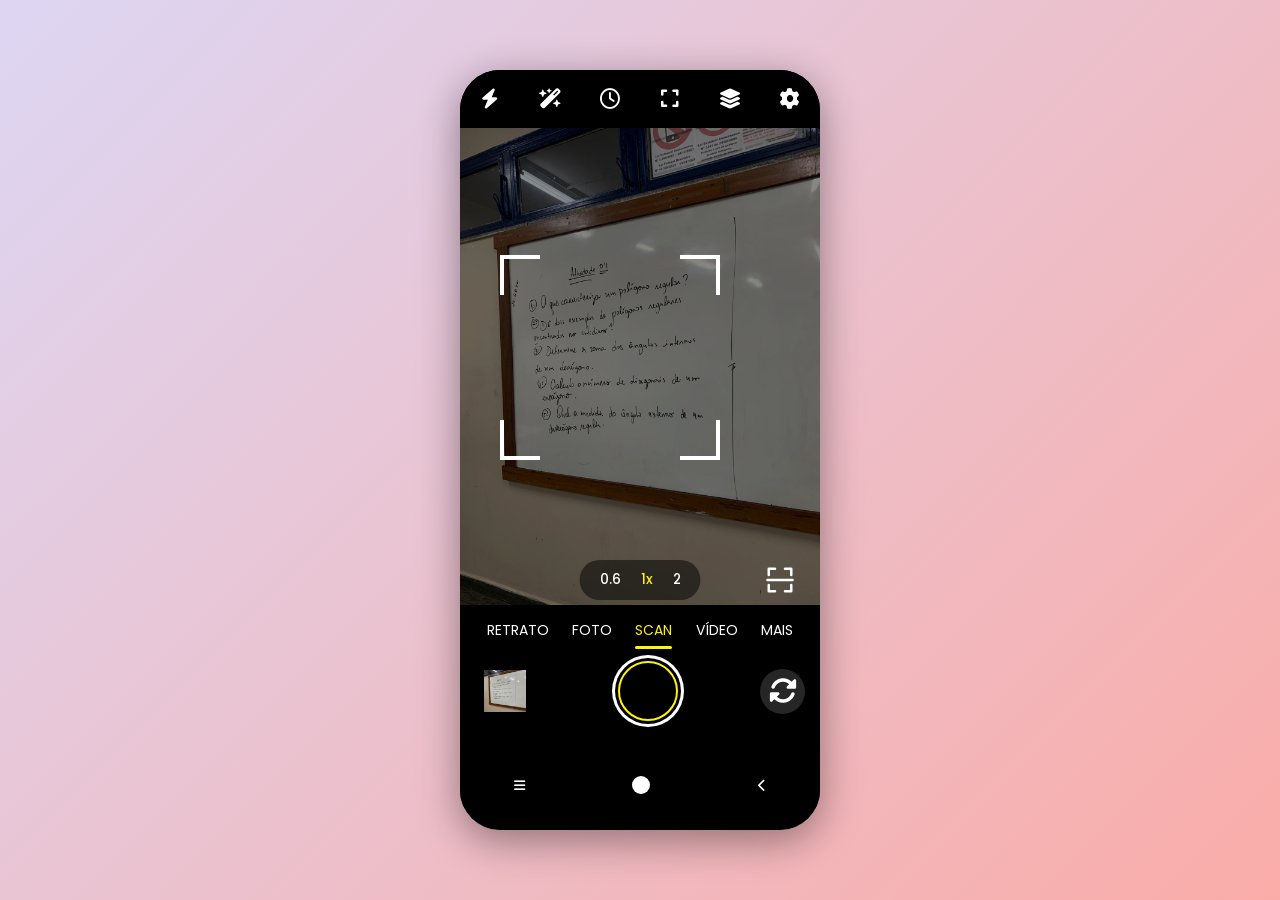
<file: index2.html>
<!DOCTYPE html>
<html lang="pt-BR">
<head>
  <meta charset="UTF-8">
  <meta name="viewport" content="width=device-width, initial-scale=1.0">
  <link rel="preconnect" href="https://fonts.googleapis.com">
  <link rel="preconnect" href="https://fonts.gstatic.com" crossorigin>
  <link href="https://fonts.googleapis.com/css2?family=Poppins:wght@300;400;500;600&display=swap" rel="stylesheet">
  <link
    rel="stylesheet"
    href="https://cdnjs.cloudflare.com/ajax/libs/font-awesome/6.5.2/css/all.min.css">
  <link rel="stylesheet" href="style.css">
  <title>JOVI Scan 2</title>
</head>

<body>

  <main class="container">
    <section class="phone">

      <header class="top-icons">

        <a href="#"><i class="fa-solid fa-bolt"></i></a>

        <a href="#"><i class="fa-solid fa-wand-magic-sparkles"></i></a>

        <a href="#"><i class="fa-regular fa-clock"></i></a>

        <a href="#"><i class="fa-solid fa-expand"></i></a>

        <a href="#"><i class="fa-solid fa-layer-group"></i></a>

        <a href="#"><i class="fa-solid fa-gear"></i></a>

      </header>

      <section class="camera-areab">
        <img src="lousa.jpeg" alt="Preview câmera">
        <div class="overlay"></div>

        <div class="scan-corners corner-top-left"></div>
        <div class="scan-corners corner-top-right"></div>
        <div class="scan-corners corner-bottom-left"></div>
        <div class="scan-corners corner-bottom-right"></div>

        <nav class="zoom-controls">

          <a href="#">0.6</a>
          <a href="#" class="active-zoom">1x</a>
          <a href="#">2</a>

        </nav>

      </section>

        <div class="camera-screen">
            <img src="scan-barcode-svgrepo-com.svg" class="scan-icon">
        </div>

      <section class="scan-mode">

        <nav class="modes">

          <a href="#">RETRATO</a>
          <a href="#">FOTO</a>
          <a href="#" class="active-mode">SCAN</a>
          <a href="#">VÍDEO</a>
          <a href="#">MAIS</a>

        </nav>

      <section class="camera-controls">

          <a href="./index3.html" class="gallery-btn">
             <img src="lousa.jpeg" alt="">
         </a>

              <a href="./index4.html" class="capture-btn"></a>

         <div class="rotate-btn">
            <i class="fa-solid fa-rotate"></i>
        </div>

      </section>

      </section>

    <footer class="bottom-menu">

        <a href="#">
            <i class="fa-solid fa-bars"></i>
         </a>

         <a href="#" class="active-bottom">
             <div class="camera-dot"></div>
        </a>

         <a href="#">
             <i class="fa-solid fa-chevron-left"></i>
         </a>

    </footer>

    </section>

  </main>

</body>
</html>
</file>
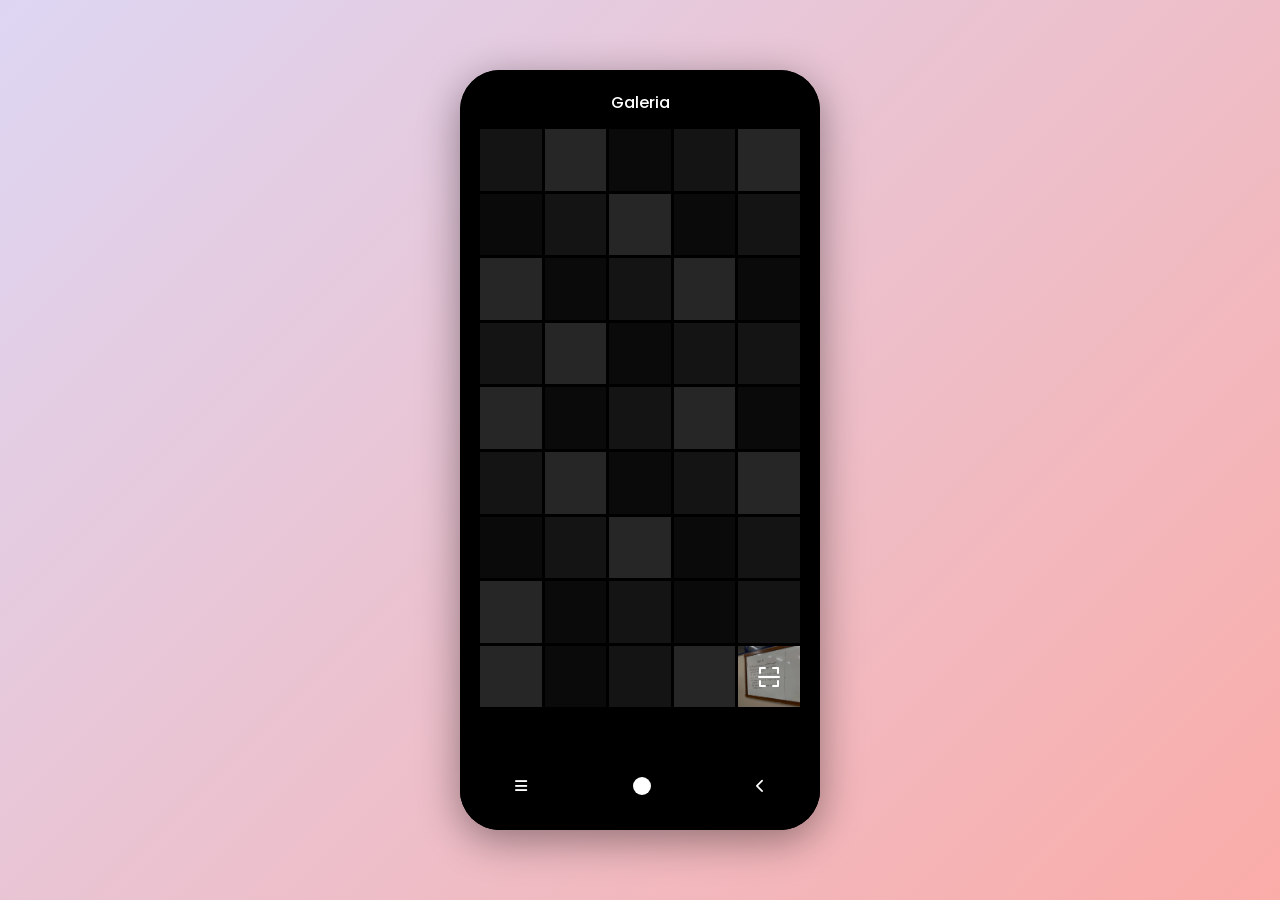
<file: index3.html>
<!DOCTYPE html>
<html lang="pt-BR">
<head>
  <meta charset="UTF-8">
  <meta name="viewport" content="width=device-width, initial-scale=1.0">
  <link rel="preconnect" href="https://fonts.googleapis.com">
  <link rel="preconnect" href="https://fonts.gstatic.com" crossorigin>
  <link href="https://fonts.googleapis.com/css2?family=Poppins:wght@300;400;500;600&display=swap" rel="stylesheet">
  <link
    rel="stylesheet"
    href="https://cdnjs.cloudflare.com/ajax/libs/font-awesome/6.5.2/css/all.min.css">
  <link rel="stylesheet" href="style.css">
  <title>JOVI Scan Gallery</title>
</head>
 
<body>
 
  <main class="container">
    <section class="phone">
    <section class="camera-area2">
        <h2 class="titulo-galeria">
            Galeria
        </h2>
      <section class="gallery-grid">

    <div class="gallery-item escuro1"></div>
    <div class="gallery-item escuro2"></div>
    <div class="gallery-item escuro3"></div>
    <div class="gallery-item escuro1"></div>
    <div class="gallery-item escuro2"></div>

    <div class="gallery-item escuro3"></div>
    <div class="gallery-item escuro1"></div>
    <div class="gallery-item escuro2"></div>
    <div class="gallery-item escuro3"></div>
    <div class="gallery-item escuro1"></div>

    <div class="gallery-item escuro2"></div>
    <div class="gallery-item escuro3"></div>
    <div class="gallery-item escuro1"></div>
    <div class="gallery-item escuro2"></div>
    <div class="gallery-item escuro3"></div>

    <div class="gallery-item escuro1"></div>
    <div class="gallery-item escuro2"></div>
    <div class="gallery-item escuro3"></div>
    <div class="gallery-item escuro1"></div>

    <div class="gallery-item escuro1"></div>
    <div class="gallery-item escuro2"></div>
    <div class="gallery-item escuro3"></div>
    <div class="gallery-item escuro1"></div>
    <div class="gallery-item escuro2"></div>

    <div class="gallery-item escuro3"></div>
    <div class="gallery-item escuro1"></div>
    <div class="gallery-item escuro2"></div>
    <div class="gallery-item escuro3"></div>
    <div class="gallery-item escuro1"></div>

    <div class="gallery-item escuro2"></div>
    <div class="gallery-item escuro3"></div>
    <div class="gallery-item escuro1"></div>
    <div class="gallery-item escuro2"></div>
    <div class="gallery-item escuro3"></div>

    <div class="gallery-item escuro1"></div>
    <div class="gallery-item escuro2"></div>
    <div class="gallery-item escuro3"></div>
    <div class="gallery-item escuro1"></div>

    <div class="gallery-item escuro3"></div>
    <div class="gallery-item escuro1"></div>
    <div class="gallery-item escuro2"></div>
    <div class="gallery-item escuro3"></div>
    <div class="gallery-item escuro1"></div>

    <div class="gallery-item escuro2"></div>

    <a href="index7.html" class="gallery-item destaque">

    <img src="lousa.jpeg" alt="">

    <img src="scan-barcode-svgrepo-com.svg" class="scan-icon2">

</a>

</section>
    </section>
    <footer class="bottom-menu2">
   
    <a href="#" class="menu2">
        <i class="fa-solid fa-bars"></i>
    </a>
 
    <a href="#" class="bolinha">
        <div class="camera-dot2"></div>
    </a>
 
    <a href="index.html" class="voltar2">
        <i class="fa-solid fa-chevron-left"></i>
    </a>
 
    </footer>
 
    </section>
 
  </main>
 
</body>
</html>
</file>
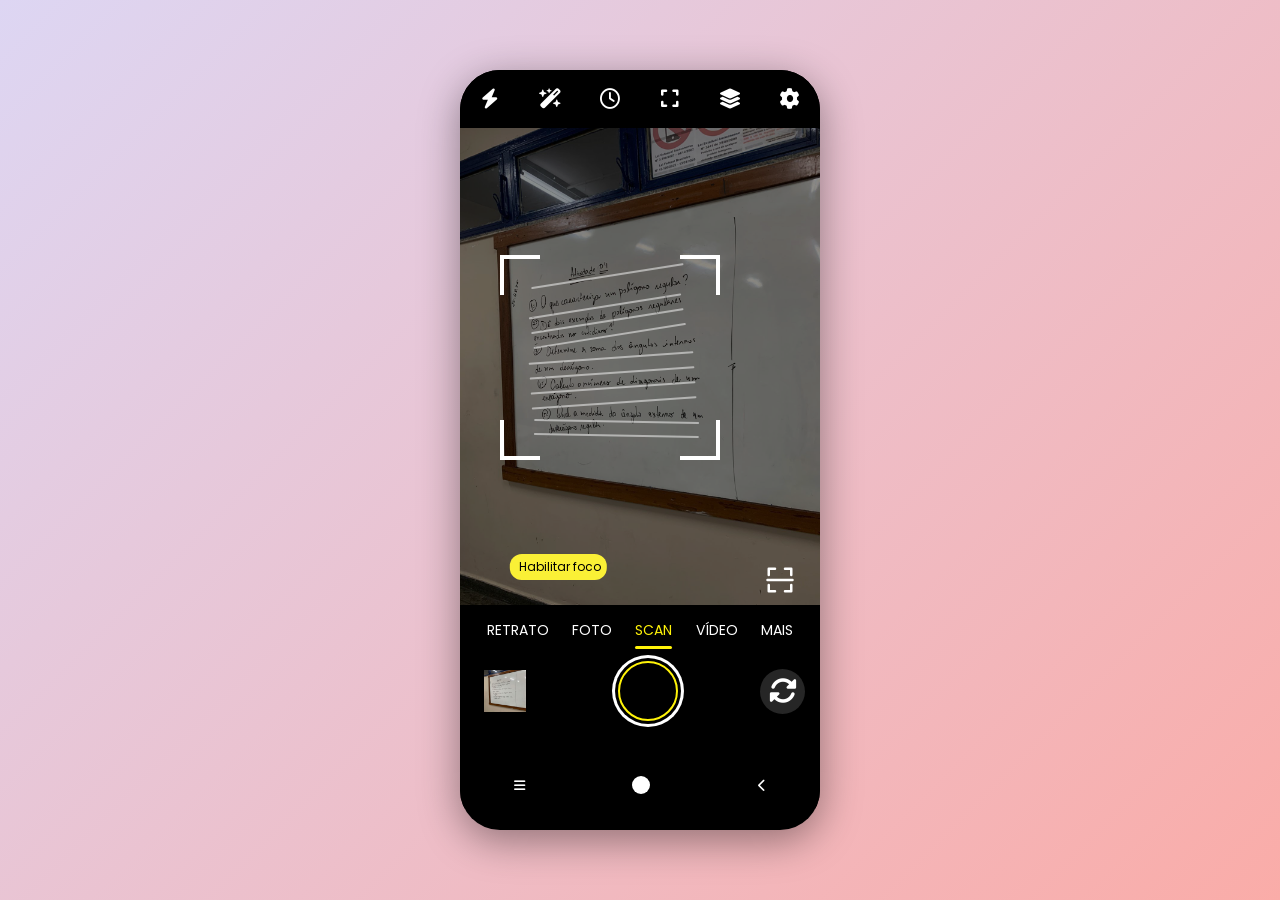
<file: index4.html>
<!DOCTYPE html>
<html lang="pt-BR">
<head>
  <meta charset="UTF-8">
  <meta name="viewport" content="width=device-width, initial-scale=1.0">
  <link rel="preconnect" href="https://fonts.googleapis.com">
  <link rel="preconnect" href="https://fonts.gstatic.com" crossorigin>
  <link href="https://fonts.googleapis.com/css2?family=Poppins:wght@300;400;500;600&display=swap" rel="stylesheet">
  <link
    rel="stylesheet"
    href="https://cdnjs.cloudflare.com/ajax/libs/font-awesome/6.5.2/css/all.min.css">
  <link rel="stylesheet" href="style.css">
  <title>JOVI Scan 3</title>
</head>

<body>

  <main class="container">
    <section class="phone">
      <header class="top-icons">

        <a href="#"><i class="fa-solid fa-bolt"></i></a>

        <a href="#"><i class="fa-solid fa-wand-magic-sparkles"></i></a>

        <a href="#"><i class="fa-regular fa-clock"></i></a>

        <a href="#"><i class="fa-solid fa-expand"></i></a>

        <a href="#"><i class="fa-solid fa-layer-group"></i></a>

        <a href="#"><i class="fa-solid fa-gear"></i></a>

      </header>

      <section class="camera-areab">
        <img src="lousa.jpeg" alt="Preview câmera">
        <div class="overlay"></div>
        <div class="scan-lines">
            <span></span>
            <span></span>
            <span></span>
        </div>
        <div class="scan-lines1">
            <span></span>
            <span></span>
            <span></span>
            <span></span>
        </div>
        <div class="scan-lines2">
            <span></span>
            <span></span>
        </div>
        <div class="scan-lines3">
            <span></span>
        </div>

        <div class="scan-corners corner-top-left"></div>
        <div class="scan-corners corner-top-right"></div>
        <div class="scan-corners corner-bottom-left"></div>
        <div class="scan-corners corner-bottom-right"></div>

        <a href="index5.html" class="scan-message">
            <i class="fa-solid fa-sparkles"></i>
            <p>Habilitar foco</p>
        </a>

      </section>

        <div class="camera-screen">
            <img src="scan-barcode-svgrepo-com.svg" class="scan-icon">
        </div>

      <section class="scan-mode">

        <nav class="modes">

          <a href="#">RETRATO</a>
          <a href="#">FOTO</a>
          <a href="#" class="active-mode">SCAN</a>
          <a href="#">VÍDEO</a>
          <a href="#">MAIS</a>

        </nav>

      <section class="camera-controls">

          <a href="./index3.html" class="gallery-btn">
             <img src="lousa.jpeg" alt="">
         </a>

            <a href="./index4.html" class="capture-btn"></a>

         <div class="rotate-btn">
            <i class="fa-solid fa-rotate"></i>
        </div>

      </section>

      </section>

    <footer class="bottom-menu">

        <a href="#">
            <i class="fa-solid fa-bars"></i>
         </a>

         <a href="#" class="active-bottom">
             <div class="camera-dot"></div>
        </a>

         <a href="#">
             <i class="fa-solid fa-chevron-left"></i>
         </a>

    </footer>

    </section>

  </main>

</body>
</html>
</file>
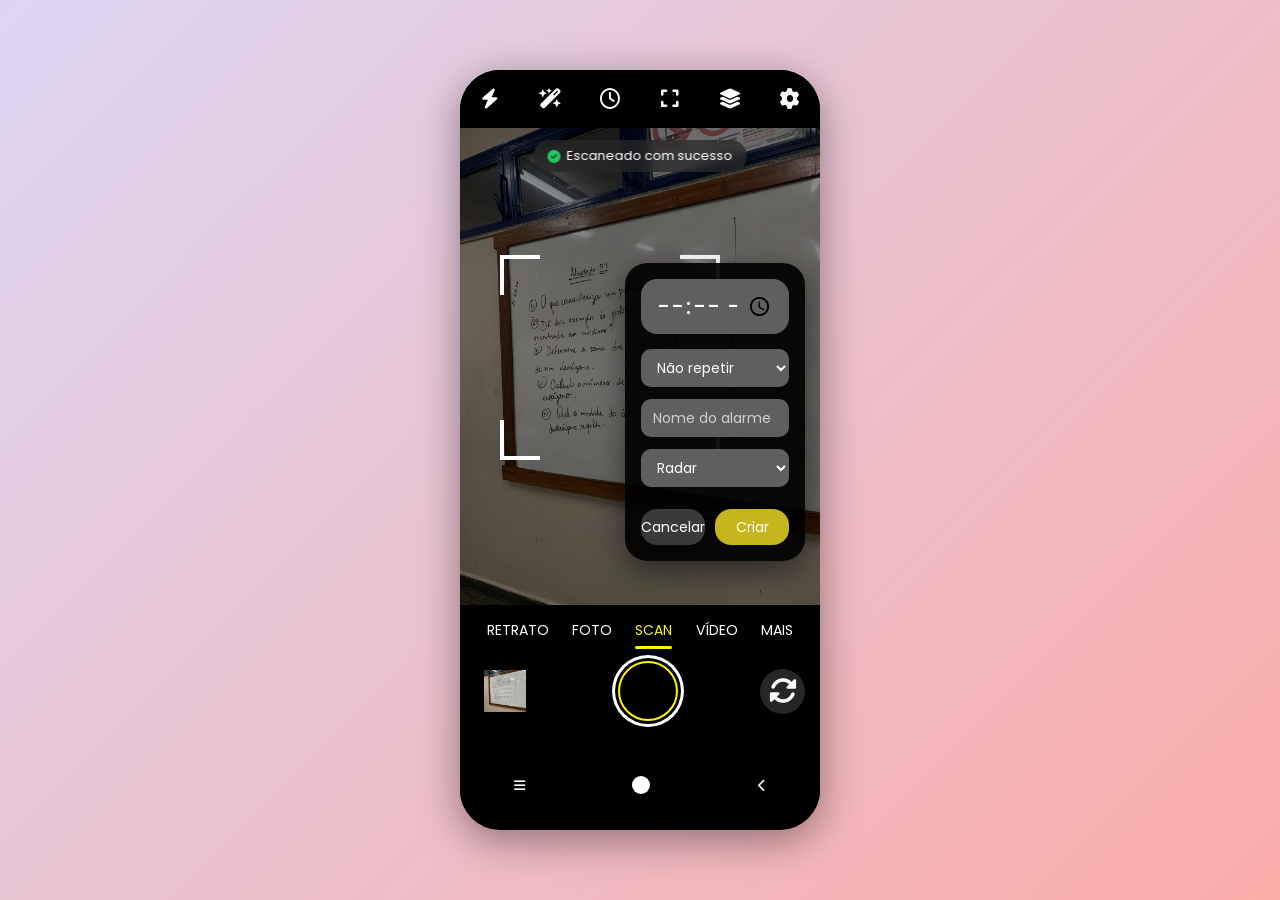
<file: index5.html>
<!DOCTYPE html>
<html lang="pt-BR">
<head>
  <meta charset="UTF-8">
  <meta name="viewport" content="width=device-width, initial-scale=1.0">
  <link rel="preconnect" href="https://fonts.googleapis.com">
  <link rel="preconnect" href="https://fonts.gstatic.com" crossorigin>
  <link href="https://fonts.googleapis.com/css2?family=Poppins:wght@300;400;500;600&display=swap" rel="stylesheet">
  <link
    rel="stylesheet"
    href="https://cdnjs.cloudflare.com/ajax/libs/font-awesome/6.5.2/css/all.min.css">
  <link rel="stylesheet" href="style.css">
  <title>JOVI Scan 4</title>
</head>
 
<body>
 
  <main class="container">
    <section class="phone">
 
      <header class="top-icons">
 
        <a href="#"><i class="fa-solid fa-bolt"></i></a>
 
        <a href="#"><i class="fa-solid fa-wand-magic-sparkles"></i></a>
 
        <a href="#"><i class="fa-regular fa-clock"></i></a>
 
        <a href="#"><i class="fa-solid fa-expand"></i></a>
 
        <a href="#"><i class="fa-solid fa-layer-group"></i></a>
 
        <a href="#"><i class="fa-solid fa-gear"></i></a>
 
      </header>

      <section class="camera-areab">
 
        <img src="lousa.jpeg" alt="Preview câmera">
        <div class="overlay"></div>
       
        <div class="scan-success">
          <i class="fa-solid fa-circle-check"></i>
          <p>Escaneado com sucesso</p>
        </div>
 
        <div class="scan-corners corner-top-left"></div>
        <div class="scan-corners corner-top-right"></div>
        <div class="scan-corners corner-bottom-left"></div>
        <div class="scan-corners corner-bottom-right"></div>
 
      </section>
       <div class="caixa-alarme">
 
        <input type="time" class="hora-input">

        <select class="campo-input">
            <option>Não repetir</option>
           <option>Todos os dias</option>
           <option>Segunda a sexta</option>
        </select>

        <input
         type="text"
         placeholder="Nome do alarme"
         class="campo-input">

        <select class="campo-input">
          <option>Radar</option>
          <option>Brisa</option>
         <option>Digital</option>
        </select>

       <div class="botoes-alarme">
 
        <a href="index.html">
           <button class="btn-cancelar">
              Cancelar
            </button>
        </a>
 
        <a href="index6.html" class="btn-criar-link">
          <button class="btn-criar">
            Criar
          </button>
        </a>
      </div>
       
      </div>

      <section class="scan-mode">

        <nav class="modes">
 
          <a href="#">RETRATO</a>
          <a href="#">FOTO</a>
          <a href="#" class="active-mode">SCAN</a>
          <a href="#">VÍDEO</a>
          <a href="#">MAIS</a>
 
        </nav>

    <section class="camera-controls">
 
          <a href="./index3.html" class="gallery-btn">
             <img src="lousa.jpeg" alt="">
         </a>
 
            <a href="./index4.html" class="capture-btn"></a>
 
         <div class="rotate-btn">
            <i class="fa-solid fa-rotate"></i>
        </div>
 
    </section>
 
      </section>

    <footer class="bottom-menu">

        <a href="#">
            <i class="fa-solid fa-bars"></i>
         </a>

         <a href="#" class="active-bottom">
             <div class="camera-dot"></div>
        </a>

         <a href="#">
             <i class="fa-solid fa-chevron-left"></i>
         </a>
 
    </footer>

    </section>
 
  </main>
 
</body>
</html>
</file>
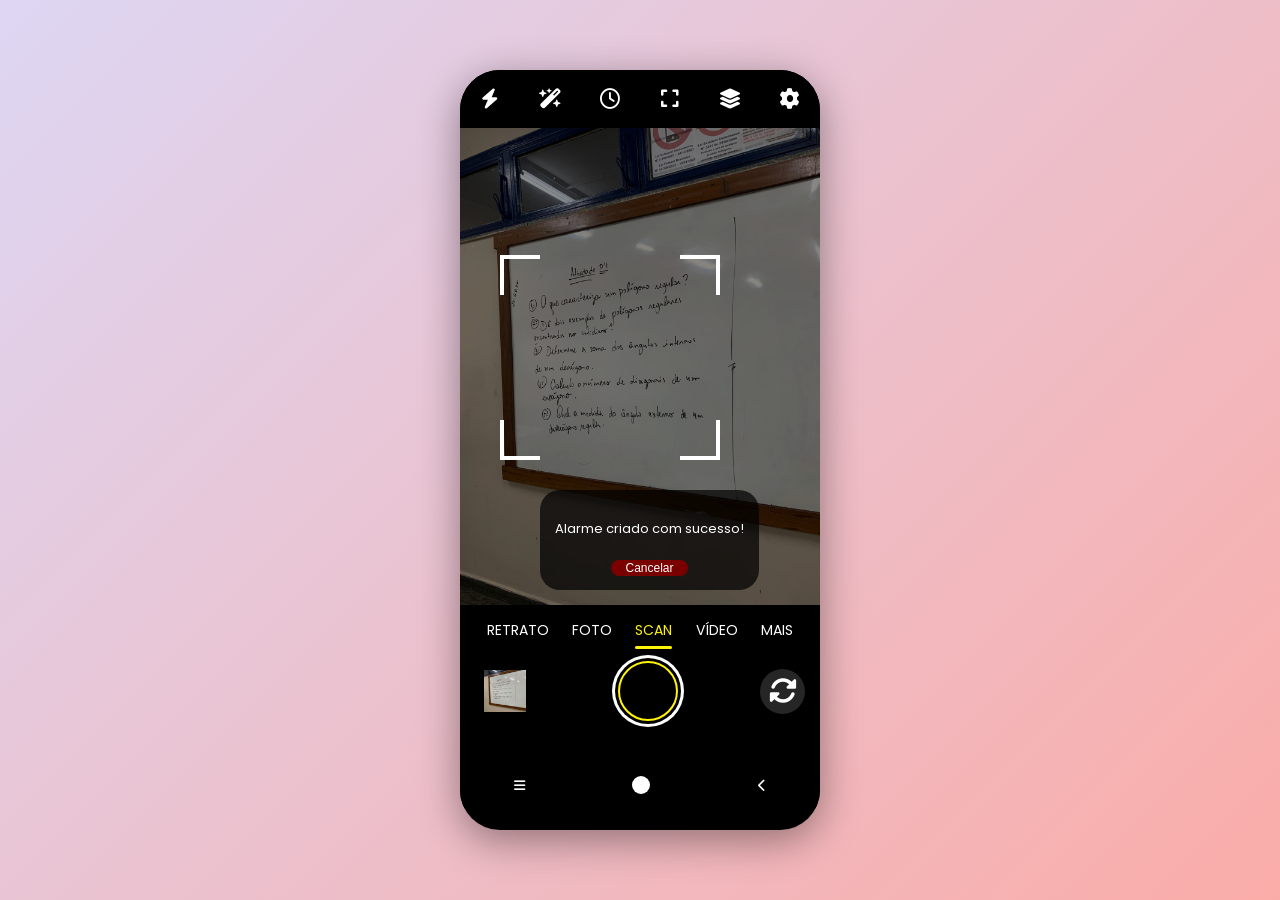
<file: index6.html>
<!DOCTYPE html>
<html lang="pt-BR">
<head>
  <meta charset="UTF-8">
  <meta name="viewport" content="width=device-width, initial-scale=1.0">
  <link rel="preconnect" href="https://fonts.googleapis.com">
  <link rel="preconnect" href="https://fonts.gstatic.com" crossorigin>
  <link href="https://fonts.googleapis.com/css2?family=Poppins:wght@300;400;500;600&display=swap" rel="stylesheet">
  <link
    rel="stylesheet"
    href="https://cdnjs.cloudflare.com/ajax/libs/font-awesome/6.5.2/css/all.min.css">
  <link rel="stylesheet" href="style.css">
  <title>JOVI Scan 5</title>
</head>
 
<body>
 
  <main class="container">

    <section class="phone">
 
      <header class="top-icons">
 
        <a href="#"><i class="fa-solid fa-bolt"></i></a>
 
        <a href="#"><i class="fa-solid fa-wand-magic-sparkles"></i></a>
 
        <a href="#"><i class="fa-regular fa-clock"></i></a>
 
        <a href="#"><i class="fa-solid fa-expand"></i></a>
 
        <a href="#"><i class="fa-solid fa-layer-group"></i></a>
 
        <a href="#"><i class="fa-solid fa-gear"></i></a>
 
      </header>

      <section class="camera-areab">
 
        <img src="lousa.jpeg" alt="Preview câmera">
        <div class="overlay"></div>

        <div class="scan-corners corner-top-left"></div>
        <div class="scan-corners corner-top-right"></div>
        <div class="scan-corners corner-bottom-left"></div>
        <div class="scan-corners corner-bottom-right"></div>
 
          <div class="modal">
            <p>Alarme criado com sucesso!</p>
            <button>
              <a href="index.html">Cancelar</a>
            </button>
          </div>
       
      </section>
 
      </div>

      <section class="scan-mode">

        <nav class="modes">
 
          <a href="#">RETRATO</a>
          <a href="#">FOTO</a>
          <a href="#" class="active-mode">SCAN</a>
          <a href="#">VÍDEO</a>
          <a href="#">MAIS</a>
 
        </nav>

    <section class="camera-controls">
 
          <a href="./index3.html" class="gallery-btn">
             <img src="lousa.jpeg" alt="">
         </a>
 
              <a href="./index4.html" class="capture-btn"></a>
 
         <div class="rotate-btn">
            <i class="fa-solid fa-rotate"></i>
        </div>
 
    </section>
 
      </section>

    <footer class="bottom-menu">
 
        <a href="#">
            <i class="fa-solid fa-bars"></i>
         </a>

         <a href="#" class="active-bottom">
             <div class="camera-dot"></div>
        </a>

         <a href="#">
             <i class="fa-solid fa-chevron-left"></i>
         </a>
 
    </footer>
 
    </section>
 
  </main>
 
</body>
</html>
</file>
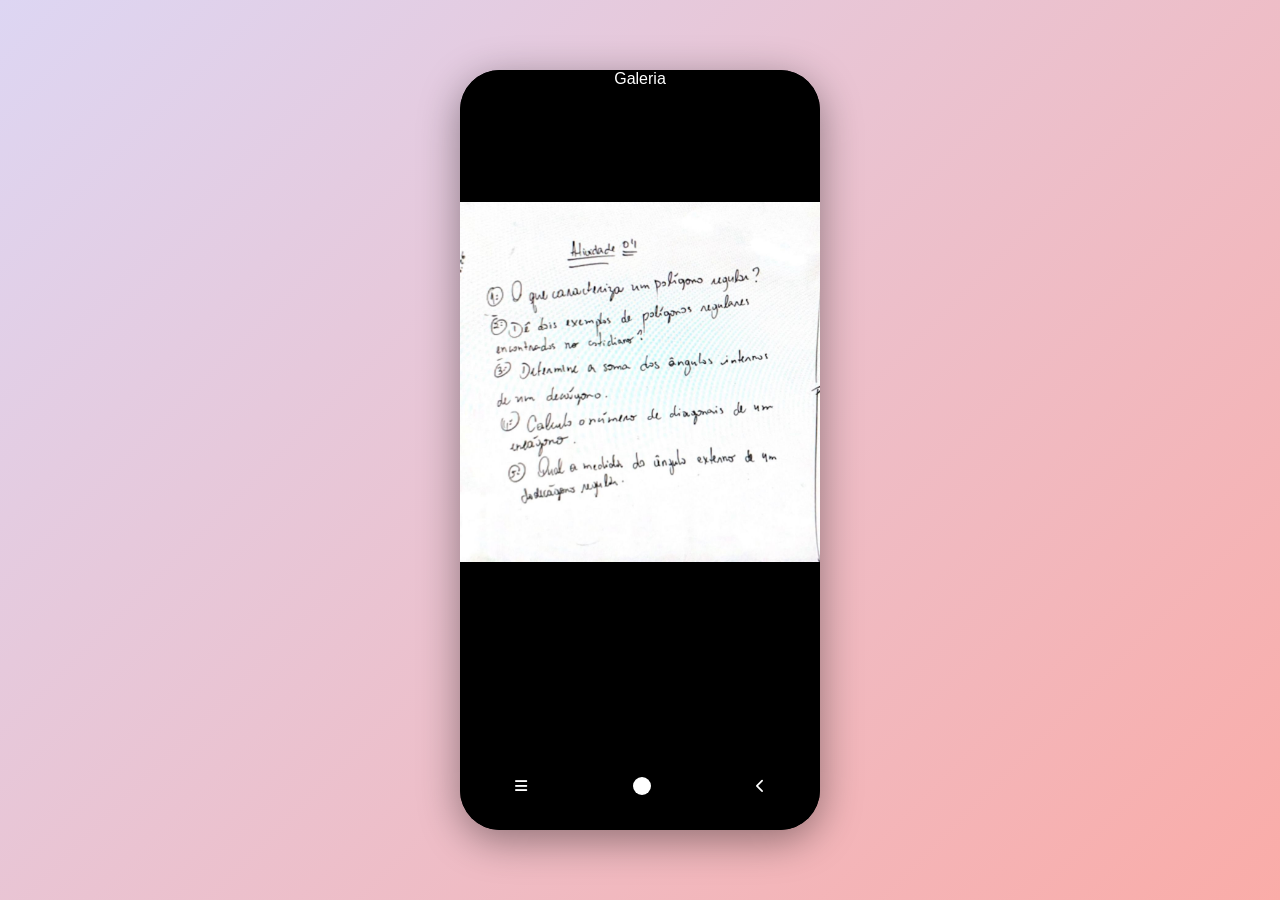
<file: index7.html>
<!DOCTYPE html>
<html lang="pt-BR">
<head>
  <meta charset="UTF-8">
  <meta name="viewport" content="width=device-width, initial-scale=1.0">
  <link rel="stylesheet" href="style.css">
  <link
    rel="stylesheet"
    href="https://cdnjs.cloudflare.com/ajax/libs/font-awesome/6.5.2/css/all.min.css">
<title>Foto Escaneada</title>
</head>

<body>
<main class="container">

<section class="phone">

<section class="camera-area foto-aberta">
    <h2 class="titulo-galeria">
        Galeria
    </h2>
    <img src="WhatsApp Image 2026-05-15 at 16.51.17.jpeg" class="foto-grande">

</section>

<footer class="bottom-menu2">
    <a href="#" class="menu2">
        <i class="fa-solid fa-bars"></i>
    </a>
    <a href="#" class="bolinha">
        <div class="camera-dot"></div>
    </a>
    <a href="index.html" class="voltar2">
        <i class="fa-solid fa-chevron-left"></i>
    </a>
</footer>

</section>

</main>

</body>
</html>
</file>
<file: style.css>
* {
    margin: 0;
    padding: 0;
    box-sizing: border-box;
}
 
body {
    background: linear-gradient(135deg, #ddd6f3, #faaca8);
    font-family: 'Poppins', sans-serif;
    min-height: 100vh;
    display: flex;
    justify-content: center;
    align-items: center;
}
 
.container {
    display: flex;
    justify-content: center;
    align-items: center;
}

.phone {
    width: 360px;
    height: 760px;
    background-color: #000;
    border-radius: 40px;
    overflow: hidden;
    position: relative;
    box-shadow: 0 10px 40px rgba(0,0,0,0.4);
}

.top-icons {
    position: absolute;
    top: 0;
    left: 0;
    width: 100%;
    display: flex;
    justify-content: space-around;
    align-items: center;
    padding: 10px 0;
    z-index: 10;
    background-color: #000;
}
 
.top-icons a {
    color: white;
    font-size: 20px;
    text-decoration: none;
    background-color: rgba(0,0,0,0.4);
    width: 38px;
    height: 38px;
    border-radius: 50%;
    display: flex;
    justify-content: center;
    align-items: center;
    transition: 0.3s;
}
 
.status-icons {
    display: flex;
    gap: 10px;
}

.camera-area {
    position: relative;
    height: 590px;
    background-image: url("lousa.jpeg");
    background-size: contain;
    background-repeat: no-repeat;
    background-position: center;
}
.camera-area img {
    width: 100%;
    height: 100%;
    object-fit: cover;
}

.scan-corners {
    width: 40px;
    height: 40px;
    border: 4px solid rgb(255, 255, 255);
    position: absolute;
}
 
.corner-top-left {
    top: 185px;
    left: 40px;
    border-right: none;
    border-bottom: none;
}
 
.corner-top-right {
    top: 185px;
    right: 100px;
    border-left: none;
    border-bottom: none;
}
 
.corner-bottom-left {
    bottom: 200px;
    left: 40px;
    border-right: none;
    border-top: none;
}
 
.corner-bottom-right {
    bottom: 200px;
    right: 100px;
    border-left: none;
    border-top: none;
}
 
.zoom-controls {
    position: absolute;
    bottom: 60px;
    left: 50%;
    transform: translateX(-50%);
    display: flex;
    gap: 20px;
    align-items: center;
    justify-content: center;
    background-color: rgba(0,0,0,0.5);
    padding: 10px 20px;
    border-radius: 30px;
}
 
.zoom-controls a {
    color: white;
    text-decoration: none;
    font-weight: 500;
    font-size: smaller;
}
 
.active-zoom {
    color: rgb(255, 243, 9) !important;
    font-weight: 500;
    font-size: smaller;
}

.scan-icon{
    position: absolute;
    top: 495px;
    right: 25px;
    width: 30px;
    height: 30px;
    filter: brightness(0) invert(1)
}
 
.scan-mode {
    position: relative;
    z-index: 5;
    margin-top: -50px;
    background: linear-gradient(
        to bottom,
        rgba(0,0,0,0),
        rgba(0,0,0,0.7),
        black
    );
    padding: 10px 15px 30px;
    color: white;
}

.modes {
    display: flex;
    align-items: center;
    width: 100%;
    justify-content: space-around;
}
 
.modes a {
    color: white;
    text-decoration: none;
    font-size: 14px;
}
 
.active-mode {
    color: rgb(255, 243, 9) !important;
    position: relative;
}
 
.active-mode::after {
    content: "";
    width: 100%;
    height: 3px;
    background-color:rgb(255, 243, 9);
    position: absolute;
    left: 0;
    bottom: -8px;
    border-radius: 10px;
}
 
.camera-controls {
    display: flex;
    justify-content: space-between;
    align-items: center;
    margin-top: 20px;
}
 
.gallery-btn {
    width: 60px;
    height: 60px;
    display: flex;
    justify-content: center;
    align-items: center;
    border-radius: 50%;
    overflow: hidden;  
    cursor: pointer;
}

.rotate-btn {
    width: 60px;
    height: 60px;
    border: none;
    border-radius: 20px;
    overflow: hidden;
    background-color: #1f1f1f;
    color: white;
    cursor: pointer;
}
 
.gallery-btn img {
    width: 70%;
    height: 70%;
    object-fit: cover;
}
 
.rotate-btn {
    width: 45px;
    height: 45px;
    border-radius: 50%;
    background-color: rgba(255,255,255,0.15);
    color: white;
    display: flex;
    justify-content: center;
    align-items: center;
    cursor: pointer;
}

.rotate-btn i {
    font-size: 28px;
}
 
.capture-btn {
    width: 60px;
    height: 60px;
    border-radius: 50%;
    background-color: black;
    border: 2px solid rgb(255, 243, 9);
    box-shadow:
        0 0 0 3px black,
        0 0 0 6px #ffffff;
    cursor: pointer;
}
 
.bottom-menu {
    width: 100%;
    display: flex;
    justify-content: space-around;
    align-items: center;
    margin-top: 25px;
    padding-bottom: 15px;
    background-color: black;
}
 
.bottom-menu a {
    color: white;
    text-decoration: none;
    display: flex;
    justify-content: center;
    flex-direction: column;
    align-items: center;
    gap: 5px;
    font-size: 13px;
}

.camera-dot {
    width: 18px;
    height: 18px;
    border-radius: 50%;
    background-color: white;
    display: block;
}
 
.active-bottom {
    color: rgb(255, 243, 9) !important;
}
 
.camera-areab {
    position: relative;
    height: 590px;
    background-image: url("lousa.jpeg");
    background-size: contain;
    background-repeat: no-repeat;
    background-position: center;
}
.camera-areab img {
    width: 100%;
    height: 100%;
    object-fit: contain;
}
 
.overlay {
    position: absolute;
    top: 0;
    left: 0;
    width: 100%;
    height: 100%;
    background-color: rgba(0,0,0,0.45);
    z-index: 1;
}
 
.scan-corners,
.zoom-controls,
.scan-message,
.scan-icon {
    z-index: 2;
}
 
.scan-lines {
    position: absolute;
    top: 230px;
    left: 50%;
    transform: translateX(-50%) rotate(-9deg);
    width: 220px;
    display: flex;
    flex-direction: column;
    gap: 13px;
    z-index: 2;
}
 
.scan-lines span {
    width: 70%;
    height: 2px;
    background: rgba(255,255,255,0.5);
    border-radius: 10px;
}
 
.scan-lines1 {
    position: absolute;
    top: 285px;
    left: 50%;
    transform: translateX(-50%) rotate(-4deg);
    width: 220px;
    display: flex;
    flex-direction: column;
    gap: 13px;
    z-index: 2;
}
 
.scan-lines1 span {
    width: 75%;
    height: 2px;
    background: rgba(255,255,255,0.5);
    border-radius: 10px;
}
 
.scan-lines2 {
    position: absolute;
    top: 351px;
    left: 51%;
    transform: translateX(-50%) rotate(1deg);
    width: 220px;
    display: flex;
    flex-direction: column;
    gap: 12px;
    z-index: 2;
}
 
.scan-lines2 span {
    width: 75%;
    height: 2px;
    background: rgba(255,255,255,0.5);
    border-radius: 10px;
}
.scan-lines3 {
    position: absolute;
    top: 200px;
    left: 50%;
    transform: translateX(-50%) rotate(-9deg);
    width: 220px;
    display: flex;
    flex-direction: column;
    gap: 13px;
    z-index: 2;
}
 
.scan-lines3 span {
    width: 70%;
    height: 2px;
    background: rgba(255,255,255,0.5);
    border-radius: 10px;
}
 
.scan-message {
    position: absolute;
    bottom: 80px;
    left: 30%;
    transform: translateX(-60%);
    background-color: rgb(250, 240, 54);
    color: black;
    text-decoration: none;
    cursor: pointer;
    padding: 4px 6px;
    border-radius: 12px;
    display: flex;
    align-items: center;
    gap: 3px;
    font-size: 12px;
}

.caixa-alarme {
    width: 180px;
    padding: 16px;
    background: rgba(0,0,0,0.92);
    border-radius: 22px;
    position: absolute;
    top: 45%;
    right: 15px;
    transform: translateY(-50%);
    box-shadow: 0 10px 30px rgba(0,0,0,0.5);
    z-index: 20;
}
 
.visor-hora {
    width: 100%;
    height: 55px;
    background: #2b2b2b;
    border-radius: 14px;
    margin-bottom: 15px;
}
 
.opcao {
    width: 100%;
    height: 34px;
    background: #2b2b2b;
    border-radius: 10px;
    margin-bottom: 10px;
}
 
.btn-criar {
    flex: 1;
    height: 36px;
    width: 100%;
    border: none;
    border-radius: 16px;
    background: #c4b61c;
    color: white;
    font-size: 14px;
    font-family: 'Poppins', sans-serif;
    cursor: pointer;
}

.btn-criar-link {
    flex: 1;
    text-decoration: none;
}
 
.btn-cancelar {
    flex: 1;
    height: 36px;
    border: none;
    border-radius: 16px;
    background: #3a3a3a;
    color: white;
    font-size: 14px;
    font-family: 'Poppins', sans-serif;
    cursor: pointer;
}
 
.botoes-alarme {
    display: flex;
    gap: 10px;
    margin-top: 10px;
}
 
.hora-input {
    width: 100%;
    height: 55px;
    border: none;
    border-radius: 16px;
    background: #5f5f5f;
    color: white;
    padding: 0 15px;
    font-size: 22px;
    font-family: 'Poppins', sans-serif;
    font-weight: 500;
    letter-spacing: 1px;
    margin-bottom: 15px;
    outline: none;
}
 
.campo-input {
    width: 100%;
    height: 38px;
    border: none;
    border-radius: 10px;
    background: #5f5f5f;
    color: white;
    padding: 0 12px;
    margin-bottom: 12px;
    font-size: 14px;
    font-family: 'Poppins', sans-serif;
    outline: none;
}

.campo-input::placeholder {
    color: rgba(255,255,255,0.7);
}

.hora-input,
.campo-input {
    cursor: pointer;
}
 
.scan-success {
    position: absolute;
    top: 70px;
    left: 50%;
    transform: translateX(-50%);
    background: rgba(41, 40, 40, 0.7);
    color: white;
    padding: 6px 14px;
    white-space: nowrap;
    border-radius: 15px;
    display: flex;
    align-items: center;
    gap: 6px;
    backdrop-filter: blur(6px);
    z-index: 20;
}
 
.scan-success p {
    font-size: 13px;
    font-family: 'Poppins', sans-serif;
}
 
.scan-success i {
    color: #22c55e;
    font-size: 13px;
}
 
.modal {
    position: absolute;
    top: 420px;
    left: 80px;
    background-color: rgba(0, 0, 0, 0.7);
    widht: 200px;
    height: 100px;
    border-radius: 20px;
    display: flex;
    flex-direction: column;
    justify-content: center;
    align-items: center;
    gap: 6px;
    z-index: 20;
}
 
.modal p {
    color: white;
    font-size: 13px;
    padding: 15px;
}
 
.modal button {
    background-color: #7a0000;
    color: white;
    border: none;
    border-radius: 20px;
    padding: 1px 14px;
    font-size: 12px;
    cursor: pointer;
}
 
button a {
    color: white;
    text-decoration: none;
}
 
.bottom-menu2 {
    position: absolute;
    bottom: 0;
    left: 0;
    width: 100%;
    display: flex;
    justify-content: space-between;
    align-items: center;
    padding: 35px 55px;
    background-color: black;
    gap: 20px;
    z-index: 20;
}

.menu2 {
    color: white;
    text-decoration: none;
    font-size: 14px;
    display: flex;
    align-items: center;
}

.bolinha {
    display: flex;
    justify-content: center;
    align-items: center;
}

.camera-dot2 {
    width: 18px;
    height: 18px;
    border-radius: 50%;
    background-color: white;
}

.voltar2 {
    color: white;
    text-decoration: none;
    font-size: 14px;
    display: flex;
    align-items: center;
}

.camera-area2 {
    padding: 20px;
    height: 100%;
    background-color: black;
}

.gallery-grid {
    display: grid;
    grid-template-columns: repeat(5, 1fr);
    gap: 3px;
    margin-top: 10px;
}

.gallery-item {
    aspect-ratio: 1/1;
    overflow: hidden;
}

.destaque {
    position: relative;
}

.destaque > img:first-child {
    width: 100%;
    height: 100%;
    object-fit: cover;
    opacity: 0.75;
}

.escuro1 {
    background: rgba(255,255,255,0.08);
}

.escuro2 {
    background: rgba(255,255,255,0.15);
}

.escuro3 {
    background: rgba(255,255,255,0.04);
}

.titulo-galeria {
    color: white;
    font-size: 16px;
    font-family: 'Poppins', sans-serif;
    font-weight: 500;
    text-align: center;
    margin-bottom: 14px;
}

.scan-icon2 {
    position: absolute;
    top: 50%;
    left: 50%;
    transform: translate(-50%, -50%);
    width: 24px;
    height: 24px;
    object-fit: contain;
    filter: brightness(0) invert(1);
    z-index: 10;
}

.foto-aberta {
    display: flex;
    flex-direction: column;
    height: 100%;
    align-items: center;
    justify-content: center;
    overflow: visible;
    height: auto !important;
    background-image: none !important;
    background-color: black;
    overflow: visible !important;
    padding-bottom: 80px;
}

.foto-grande {
    width: 100%;
    height: auto;
    object-fit: contain;
    margin-top: 100px;
}

/* ==========================================
   CONTROLE DAS TELAS PELO JAVASCRIPT
   ========================================== */

.tela {
    position: absolute;
    top: 0;
    left: 0;
    width: 100%;
    height: 100%;
    display: none;
}

.tela.ativa {
    display: block;
}

.checkbox-pasta {
    width: 100%;
    height: 38px;
    border-radius: 10px;
    background: #5f5f5f;
    color: white;
    padding: 0 12px;
    margin-bottom: 12px;
    font-size: 14px;
    font-family: 'Poppins', sans-serif;
    display: flex;
    align-items: center;
    justify-content: space-between;
    cursor: pointer;
}

/* Checkbox personalizado */
.checkbox-personalizado {
    position: relative;
    width: 20px;
    height: 20px;
}

.checkbox-personalizado input {
    position: absolute;
    opacity: 0;
    width: 0;
    height: 0;
}

/* Quadradinho */
.checkmark {
    position: absolute;
    top: 0;
    left: 0;
    width: 20px;
    height: 20px;
    border-radius: 6px;
    background: #3a3a3a;
    border: 2px solid #777;
    display: flex;
    justify-content: center;
    align-items: center;
    color: white;
    font-size: 13px;
    font-weight: 600;
}

/* Quando estiver marcado */
.checkbox-personalizado input:checked + .checkmark {
    background: #c4b61c;
    border-color: #c4b61c;
}

/* ✓ fica escondido quando não estiver marcado */
.checkmark {
    color: transparent;
}

/* ✓ aparece quando estiver marcado */
.checkbox-personalizado input:checked + .checkmark {
    color: white;
}

/* Campo Nome da pasta começa escondido */
.campo-pasta {
    display: none;
}

/* ==========================================
   PASTAS DA GALERIA
   ========================================== */

.pastas-area {
    display: none;
    margin-bottom: 15px;
}

.pastas-area h3 {
    color: white;
    font-family: 'Poppins', sans-serif;
    font-size: 14px;
    font-weight: 500;
    margin-bottom: 8px;
}

.pastas-container {
    display: flex;
    gap: 8px;
    width: 100%;
}

.pasta-item {
    width: 33.33%;
    color: white;
    text-align: center;
    font-family: 'Poppins', sans-serif;
    font-size: 10px;
}

.pasta-quadrado {
    width: 100%;
    aspect-ratio: 1 / 1;
    background: #5f5f5f;
    border-radius: 12px;
    display: flex;
    justify-content: center;
    align-items: center;
    margin-bottom: 5px;
}

.pasta-quadrado i {
    color: #c4b61c;
    font-size: 30px;
}

.pasta-item span {
    display: block;
    white-space: nowrap;
    overflow: hidden;
    text-overflow: ellipsis;
}

.imagem-pasta {
    width: 100%;
    height: 100%;
    object-fit: cover;
    border-radius: 12px;
}

.pasta-quadrado {
    display: flex;
    justify-content: center;
    align-items: center;
}

.pasta-quadrado img {
    display: block;
    width: 80%;
    height: 80%;
    object-fit: cover;
    border-radius: 6px;
    margin: auto;
}

.foto-aberta {
    position: relative;
}

.icone-ia {
    position: absolute;
    right: 25px;
    bottom: 100px;
    width: 30px;
    height: 30px;
    cursor: pointer;
    z-index: 20;
}

.icone-ia img {
    width: 100%;
    height: 100%;
    object-fit: contain;
}

.chat-ia {
    position: absolute;
    right: 15px;
    bottom: 85px;
    width: 300px;
    height: 380px;
    background-color: #1c1c1c;
    border-radius: 20px;
    overflow: hidden;
    z-index: 50;
    display: none;
    box-shadow: 0 10px 30px rgba(0,0,0,0.5);
}

.chat-ia.aberto {
    display: flex;
    flex-direction: column;
}

.chat-cabecalho {
    height: 55px;
    background-color: #2b2b2b;
    color: white;
    display: flex;
    align-items: center;
    justify-content: space-between;
    padding: 0 16px;
    font-size: 15px;
    font-weight: 500;
}

.chat-cabecalho button {
    background: none;
    border: none;
    color: white;
    font-size: 25px;
    cursor: pointer;
}

.chat-mensagens {
    flex: 1;
    padding: 15px;
    overflow-y: auto;
}

.mensagem-ia {
    background-color: #3a3a3a;
    color: white;
    padding: 10px 12px;
    border-radius: 14px;
    font-size: 12px;
    line-height: 1.4;
    max-width: 85%;
}

.mensagem-usuario {
    background-color: #c4b61c;
    color: white;
    padding: 10px 12px;
    border-radius: 14px;
    font-size: 12px;
    line-height: 1.4;
    max-width: 85%;
    margin-left: auto;
    margin-top: 10px;
}

.chat-input-area {
    display: flex;
    gap: 8px;
    padding: 10px;
    background-color: #252525;
}

.chat-input-area input {
    flex: 1;
    border: none;
    outline: none;
    border-radius: 12px;
    padding: 9px;
    background-color: #3a3a3a;
    color: white;
    font-family: 'Poppins', sans-serif;
    font-size: 11px;
}

.chat-input-area button {
    width: 38px;
    height: 38px;
    border: none;
    border-radius: 50%;
    background-color: #c4b61c;
    color: white;
    cursor: pointer;
}
</file>
